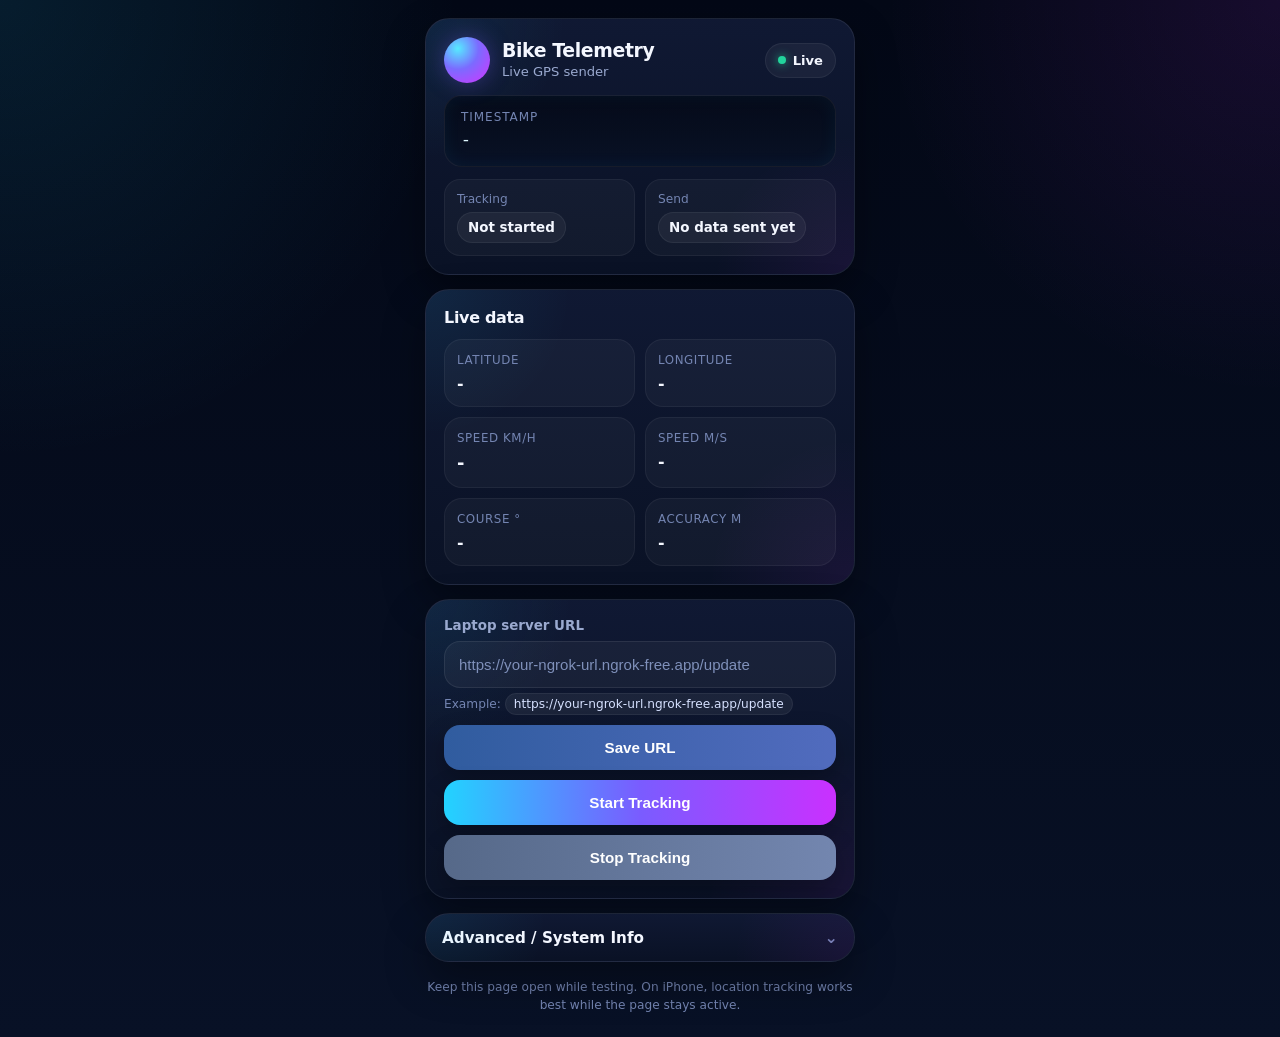
<file: Monash_Campus/html_new/index_new.html>
<!DOCTYPE html>
<html lang="en">
<head>
  <meta charset="utf-8" />
  <meta name="viewport" content="width=device-width,initial-scale=1,viewport-fit=cover" />
  <title>Bike Telemetry Sender</title>

  <style>
    :root {
      --bg: #050a17;
      --bg-2: #0b1430;
      --card: rgba(16, 25, 52, 0.94);
      --card-soft: rgba(20, 31, 64, 0.88);
      --border: rgba(255,255,255,0.08);
      --text: #f4f7ff;
      --muted: #9aa9cf;
      --soft: #7485b2;
      --accent1: #22d3ff;
      --accent2: #7a5cff;
      --accent3: #ca30ff;
      --success: #22d49c;
      --danger: #ff647e;
      --shadow: 0 18px 40px rgba(0,0,0,0.38);
      --radius-xl: 24px;
      --radius-lg: 18px;
      --radius-md: 14px;
    }

    * {
      box-sizing: border-box;
      -webkit-tap-highlight-color: transparent;
    }

    html, body {
      margin: 0;
      min-height: 100%;
      font-family: Inter, system-ui, -apple-system, BlinkMacSystemFont, "Segoe UI", sans-serif;
      color: var(--text);
      background:
        radial-gradient(circle at top left, rgba(34, 211, 255, 0.10), transparent 28%),
        radial-gradient(circle at top right, rgba(202, 48, 255, 0.10), transparent 24%),
        linear-gradient(180deg, #030816 0%, #081126 100%);
    }

    body {
      padding: 14px;
    }

    .app {
      max-width: 430px;
      margin: 0 auto;
      display: grid;
      gap: 12px;
    }

    .card {
      position: relative;
      background: linear-gradient(180deg, rgba(16, 25, 52, 0.98), rgba(10, 18, 38, 0.98));
      border: 1px solid var(--border);
      border-radius: var(--radius-xl);
      box-shadow: var(--shadow);
      overflow: hidden;
      backdrop-filter: blur(16px);
      -webkit-backdrop-filter: blur(16px);
    }

    .card::before {
      content: "";
      position: absolute;
      inset: 0;
      background:
        radial-gradient(circle at top left, rgba(34, 211, 255, 0.08), transparent 28%),
        radial-gradient(circle at bottom right, rgba(202, 48, 255, 0.08), transparent 28%);
      pointer-events: none;
    }

    .card-inner {
      position: relative;
      z-index: 1;
      padding: 16px;
    }

    .topbar {
      display: flex;
      align-items: center;
      justify-content: space-between;
      gap: 12px;
      margin-bottom: 8px;
    }

    .title-wrap {
      display: flex;
      align-items: center;
      gap: 12px;
      min-width: 0;
    }

    .orb {
      width: 46px;
      height: 46px;
      border-radius: 50%;
      background: radial-gradient(circle at 30% 25%, #56ebff 0%, #7b6bff 44%, #d533ff 100%);
      box-shadow: 0 0 22px rgba(122, 92, 255, 0.34);
      flex-shrink: 0;
    }

    .heading {
      min-width: 0;
    }

    .heading h1 {
      margin: 0;
      font-size: 1.18rem;
      line-height: 1.05;
      letter-spacing: -0.02em;
    }

    .heading p {
      margin: 4px 0 0;
      font-size: 0.82rem;
      color: var(--muted);
    }

    .live-pill {
      display: inline-flex;
      align-items: center;
      gap: 7px;
      padding: 9px 12px;
      border-radius: 999px;
      font-size: 0.82rem;
      font-weight: 700;
      background: rgba(255,255,255,0.05);
      border: 1px solid rgba(255,255,255,0.06);
      white-space: nowrap;
    }

    .live-dot {
      width: 8px;
      height: 8px;
      border-radius: 50%;
      background: var(--success);
      box-shadow: 0 0 10px rgba(34, 212, 156, 0.8);
    }

    .digital-time {
      margin-top: 12px;
      padding: 14px 16px;
      border-radius: 18px;
      background:
        linear-gradient(180deg, rgba(5, 10, 24, 0.92), rgba(9, 17, 37, 0.96));
      border: 1px solid rgba(255,255,255,0.07);
      box-shadow: inset 0 0 18px rgba(34, 211, 255, 0.06);
    }

    .digital-label {
      font-size: 0.75rem;
      color: var(--soft);
      margin-bottom: 6px;
      text-transform: uppercase;
      letter-spacing: 0.08em;
    }

    .digital-value {
      font-family: "SFMono-Regular", Consolas, "Liberation Mono", Menlo, monospace;
      font-size: 1.02rem;
      line-height: 1.35;
      color: #dff7ff;
      word-break: break-word;
      letter-spacing: 0.03em;
    }

    .status-row {
      display: grid;
      grid-template-columns: 1fr 1fr;
      gap: 10px;
      margin-top: 12px;
    }

    .status-box {
      padding: 12px;
      border-radius: 16px;
      background: rgba(255,255,255,0.035);
      border: 1px solid rgba(255,255,255,0.05);
      min-width: 0;
    }

    .status-box .label {
      font-size: 0.76rem;
      color: var(--soft);
      margin-bottom: 6px;
    }

    .status-chip {
      display: inline-flex;
      align-items: center;
      gap: 8px;
      min-height: 30px;
      padding: 7px 10px;
      border-radius: 999px;
      font-size: 0.84rem;
      font-weight: 700;
      border: 1px solid rgba(255,255,255,0.06);
      background: rgba(255,255,255,0.05);
      max-width: 100%;
    }

    .status-ok {
      color: #9ff7d6;
    }

    .status-ok::before {
      content: "";
      width: 8px;
      height: 8px;
      border-radius: 50%;
      background: var(--success);
      box-shadow: 0 0 10px rgba(34, 212, 156, 0.8);
      flex-shrink: 0;
    }

    .status-bad {
      color: #ffc2ca;
    }

    .status-bad::before {
      content: "";
      width: 8px;
      height: 8px;
      border-radius: 50%;
      background: var(--danger);
      box-shadow: 0 0 10px rgba(255, 100, 126, 0.7);
      flex-shrink: 0;
    }

    .section-title {
      margin: 0 0 12px;
      font-size: 1rem;
      letter-spacing: -0.02em;
    }

    .metrics-grid {
      display: grid;
      grid-template-columns: repeat(2, 1fr);
      gap: 10px;
    }

    .metric {
      background: rgba(255,255,255,0.035);
      border: 1px solid rgba(255,255,255,0.05);
      border-radius: 18px;
      padding: 13px 12px;
      min-width: 0;
    }

    .metric-label {
      font-size: 0.74rem;
      color: var(--soft);
      margin-bottom: 7px;
      text-transform: uppercase;
      letter-spacing: 0.05em;
    }

    .metric-value {
      font-size: 0.99rem;
      font-weight: 700;
      line-height: 1.2;
      word-break: break-word;
    }

    .metric-value.big {
      font-size: 1.12rem;
    }

    .connection-row {
      margin-bottom: 12px;
    }

    .field-label {
      display: block;
      margin-bottom: 8px;
      color: var(--muted);
      font-size: 0.84rem;
      font-weight: 600;
    }

    .input {
      width: 100%;
      padding: 14px 14px;
      border-radius: 16px;
      border: 1px solid rgba(255,255,255,0.08);
      background: rgba(255,255,255,0.045);
      color: var(--text);
      font-size: 0.94rem;
      outline: none;
      transition: 0.22s ease;
    }

    .input::placeholder {
      color: #7f90ba;
    }

    .input:focus {
      border-color: rgba(34, 211, 255, 0.55);
      box-shadow: 0 0 0 4px rgba(34, 211, 255, 0.10);
    }

    .helper {
      margin-top: 8px;
      color: var(--soft);
      font-size: 0.76rem;
      line-height: 1.45;
    }

    code {
      font-family: inherit;
      background: rgba(255,255,255,0.06);
      padding: 3px 8px;
      border-radius: 999px;
      border: 1px solid rgba(255,255,255,0.06);
      color: #d6e1ff;
    }

    .button-grid {
      display: grid;
      grid-template-columns: 1fr;
      gap: 10px;
    }

    .btn {
      border: none;
      cursor: pointer;
      border-radius: 16px;
      padding: 14px 16px;
      color: white;
      font-size: 0.95rem;
      font-weight: 700;
      transition: transform 0.16s ease, opacity 0.16s ease;
      box-shadow: 0 10px 24px rgba(0,0,0,0.24);
    }

    .btn:active {
      transform: scale(0.99);
    }

    .btn-primary {
      background: linear-gradient(90deg, var(--accent1), var(--accent2), var(--accent3));
    }

    .btn-secondary {
      background: linear-gradient(90deg, rgba(50, 96, 165, 0.95), rgba(85, 112, 198, 0.95));
    }

    .btn-stop {
      background: linear-gradient(90deg, #566989, #7386af);
    }

    details.advanced {
      overflow: hidden;
    }

    details.advanced summary {
      list-style: none;
      cursor: pointer;
      display: flex;
      align-items: center;
      justify-content: space-between;
      gap: 12px;
      padding: 14px 16px;
      font-weight: 700;
      font-size: 0.95rem;
    }

    details.advanced summary::-webkit-details-marker {
      display: none;
    }

    .summary-muted {
      font-size: 0.8rem;
      color: var(--muted);
      font-weight: 600;
    }

    .chev {
      font-size: 1rem;
      color: var(--soft);
      transition: transform 0.2s ease;
    }

    details[open] .chev {
      transform: rotate(180deg);
    }

    .advanced-content {
      padding: 0 16px 16px;
      display: grid;
      gap: 10px;
    }

    .advanced-item {
      display: flex;
      align-items: flex-start;
      justify-content: space-between;
      gap: 14px;
      padding: 12px 0;
      border-top: 1px solid rgba(255,255,255,0.06);
    }

    .advanced-item-label {
      color: var(--muted);
      font-size: 0.84rem;
    }

    .advanced-item-value {
      text-align: right;
      font-weight: 700;
      font-size: 0.9rem;
      word-break: break-word;
    }

    .foot {
      color: var(--soft);
      font-size: 0.76rem;
      line-height: 1.5;
      padding: 2px 2px 4px;
      text-align: center;
    }

    @media (min-width: 431px) {
      body {
        padding: 18px;
      }

      .app {
        gap: 14px;
      }

      .card-inner {
        padding: 18px;
      }
    }
  </style>
</head>
<body>
  <div class="app">

    <div class="card">
      <div class="card-inner">
        <div class="topbar">
          <div class="title-wrap">
            <div class="orb"></div>
            <div class="heading">
              <h1>Bike Telemetry</h1>
              <p>Live GPS sender</p>
            </div>
          </div>

          <div class="live-pill">
            <span class="live-dot"></span>
            Live
          </div>
        </div>

        <div class="digital-time">
          <div class="digital-label">Timestamp</div>
          <div class="digital-value" id="timestamp">-</div>
        </div>

        <div class="status-row">
          <div class="status-box">
            <div class="label">Tracking</div>
            <div id="trackingStatus" class="status-chip">Not started</div>
          </div>
          <div class="status-box">
            <div class="label">Send</div>
            <div id="sendStatus" class="status-chip">No data sent yet</div>
          </div>
        </div>
      </div>
    </div>

    <div class="card">
      <div class="card-inner">
        <h2 class="section-title">Live data</h2>

        <div class="metrics-grid">
          <div class="metric">
            <div class="metric-label">Latitude</div>
            <div class="metric-value" id="lat">-</div>
          </div>

          <div class="metric">
            <div class="metric-label">Longitude</div>
            <div class="metric-value" id="lon">-</div>
          </div>

          <div class="metric">
            <div class="metric-label">Speed km/h</div>
            <div class="metric-value big" id="speedKmh">-</div>
          </div>

          <div class="metric">
            <div class="metric-label">Speed m/s</div>
            <div class="metric-value" id="speed">-</div>
          </div>

          <div class="metric">
            <div class="metric-label">Course °</div>
            <div class="metric-value" id="course">-</div>
          </div>

          <div class="metric">
            <div class="metric-label">Accuracy m</div>
            <div class="metric-value" id="accuracy">-</div>
          </div>
        </div>
      </div>
    </div>

    <div class="card">
      <div class="card-inner">
        <div class="connection-row">
          <label class="field-label" for="serverUrl">Laptop server URL</label>
          <input
            id="serverUrl"
            class="input"
            type="text"
            placeholder="https://your-ngrok-url.ngrok-free.app/update"
          />
          <div class="helper">
            Example: <code>https://your-ngrok-url.ngrok-free.app/update</code>
          </div>
        </div>

        <div class="button-grid">
          <button id="saveBtn" class="btn btn-secondary">Save URL</button>
          <button id="startBtn" class="btn btn-primary">Start Tracking</button>
          <button id="stopBtn" class="btn btn-stop">Stop Tracking</button>
        </div>
      </div>
    </div>

    <div class="card">
      <details class="advanced">
        <summary>
          <span>Advanced / System Info</span>
          <span class="chev">⌄</span>
        </summary>

        <div class="advanced-content">
          <div class="advanced-item">
            <div class="advanced-item-label">System state</div>
            <div class="advanced-item-value" id="stateLabel">Idle</div>
          </div>

          <div class="advanced-item">
            <div class="advanced-item-label">Packets sent</div>
            <div class="advanced-item-value" id="packetCount">0</div>
          </div>

          <div class="advanced-item">
            <div class="advanced-item-label">Last speed card</div>
            <div class="advanced-item-value"><span id="lastSpeedCard">0.00</span> km/h</div>
          </div>
        </div>
      </details>
    </div>

    <div class="foot">
      Keep this page open while testing. On iPhone, location tracking works best while the page stays active.
    </div>
  </div>

  <script>
    let watchId = null;
    let packetCount = 0;

    const el = (id) => document.getElementById(id);

    const trackingStatus = el("trackingStatus");
    const sendStatus = el("sendStatus");
    const latEl = el("lat");
    const lonEl = el("lon");
    const speedEl = el("speed");
    const speedKmhEl = el("speedKmh");
    const courseEl = el("course");
    const accuracyEl = el("accuracy");
    const timestampEl = el("timestamp");
    const serverUrlInput = el("serverUrl");
    const packetCountEl = el("packetCount");
    const lastSpeedCardEl = el("lastSpeedCard");
    const stateLabelEl = el("stateLabel");

    const storedUrl = localStorage.getItem("telemetry_server_url");
    if (storedUrl) {
      serverUrlInput.value = storedUrl;
    }

    el("saveBtn").addEventListener("click", () => {
      localStorage.setItem("telemetry_server_url", serverUrlInput.value.trim());
      setSendStatus("Server URL saved", true);
    });

    el("startBtn").addEventListener("click", startTracking);
    el("stopBtn").addEventListener("click", stopTracking);

    function setTrackingStatus(text, ok = true) {
      trackingStatus.textContent = text;
      trackingStatus.className = ok ? "status-chip status-ok" : "status-chip status-bad";
      stateLabelEl.textContent = ok ? "Active" : "Attention";
    }

    function setSendStatus(text, ok = true) {
      sendStatus.textContent = text;
      sendStatus.className = ok ? "status-chip status-ok" : "status-chip status-bad";
    }

    function formatDigitalTimestamp(isoString) {
      const d = new Date(isoString);
      if (isNaN(d)) return isoString;

      const yyyy = d.getFullYear();
      const mm = String(d.getMonth() + 1).padStart(2, "0");
      const dd = String(d.getDate()).padStart(2, "0");
      const hh = String(d.getHours()).padStart(2, "0");
      const min = String(d.getMinutes()).padStart(2, "0");
      const ss = String(d.getSeconds()).padStart(2, "0");

      return `${yyyy}-${mm}-${dd} ${hh}:${min}:${ss}`;
    }

    function stopTracking() {
      if (watchId !== null) {
        navigator.geolocation.clearWatch(watchId);
        watchId = null;
        setTrackingStatus("Stopped", true);
        stateLabelEl.textContent = "Paused";
      }
    }

    function startTracking() {
      const url = serverUrlInput.value.trim();

      if (!url) {
        setSendStatus("Enter your laptop server URL first", false);
        return;
      }

      if (!navigator.geolocation) {
        setTrackingStatus("Geolocation not supported", false);
        return;
      }

      setTrackingStatus("Starting...", true);
      stateLabelEl.textContent = "Connecting";

      if (watchId !== null) {
        navigator.geolocation.clearWatch(watchId);
      }

      watchId = navigator.geolocation.watchPosition(
        async (position) => {
          const coords = position.coords;

          const lat = coords.latitude;
          const lon = coords.longitude;
          const speedMps = (coords.speed != null && coords.speed >= 0) ? coords.speed : 0;
          const speedKmh = speedMps * 3.6;
          const courseDeg = (coords.heading != null && coords.heading >= 0) ? coords.heading : 0;
          const accuracy = coords.accuracy ?? null;
          const timestampISO = new Date(position.timestamp).toISOString();

          latEl.textContent = lat.toFixed(6);
          lonEl.textContent = lon.toFixed(6);
          speedEl.textContent = speedMps.toFixed(2);
          speedKmhEl.textContent = speedKmh.toFixed(2);
          courseEl.textContent = courseDeg.toFixed(1);
          accuracyEl.textContent = accuracy !== null ? accuracy.toFixed(1) : "-";
          timestampEl.textContent = formatDigitalTimestamp(timestampISO);
          lastSpeedCardEl.textContent = speedKmh.toFixed(2);

          const payload = {
            lat: lat,
            lon: lon,
            speed_mps: speedMps,
            speed_kmh: speedKmh,
            course_deg: courseDeg,
            accuracy_m: accuracy,
            timestamp: timestampISO
          };

          try {
            const response = await fetch(url, {
              method: "POST",
              headers: {
                "Content-Type": "application/json"
              },
              body: JSON.stringify(payload)
            });

            if (!response.ok) {
              setSendStatus(`HTTP ${response.status}`, false);
              stateLabelEl.textContent = "Send failed";
              return;
            }

            packetCount++;
            packetCountEl.textContent = packetCount;
            setTrackingStatus("Tracking", true);
            setSendStatus(`Sent ${new Date().toLocaleTimeString()}`, true);
            stateLabelEl.textContent = "Streaming";
          } catch (err) {
            setSendStatus(`Error: ${err.message}`, false);
            stateLabelEl.textContent = "Network error";
          }
        },
        (error) => {
          let msg = "Location error";
          if (error.code === 1) msg = "Permission denied";
          if (error.code === 2) msg = "Position unavailable";
          if (error.code === 3) msg = "Location timeout";
          setTrackingStatus(msg, false);
        },
        {
          enableHighAccuracy: true,
          maximumAge: 0,
          timeout: 10000
        }
      );
    }
  </script>
</body>
</html>
</file>
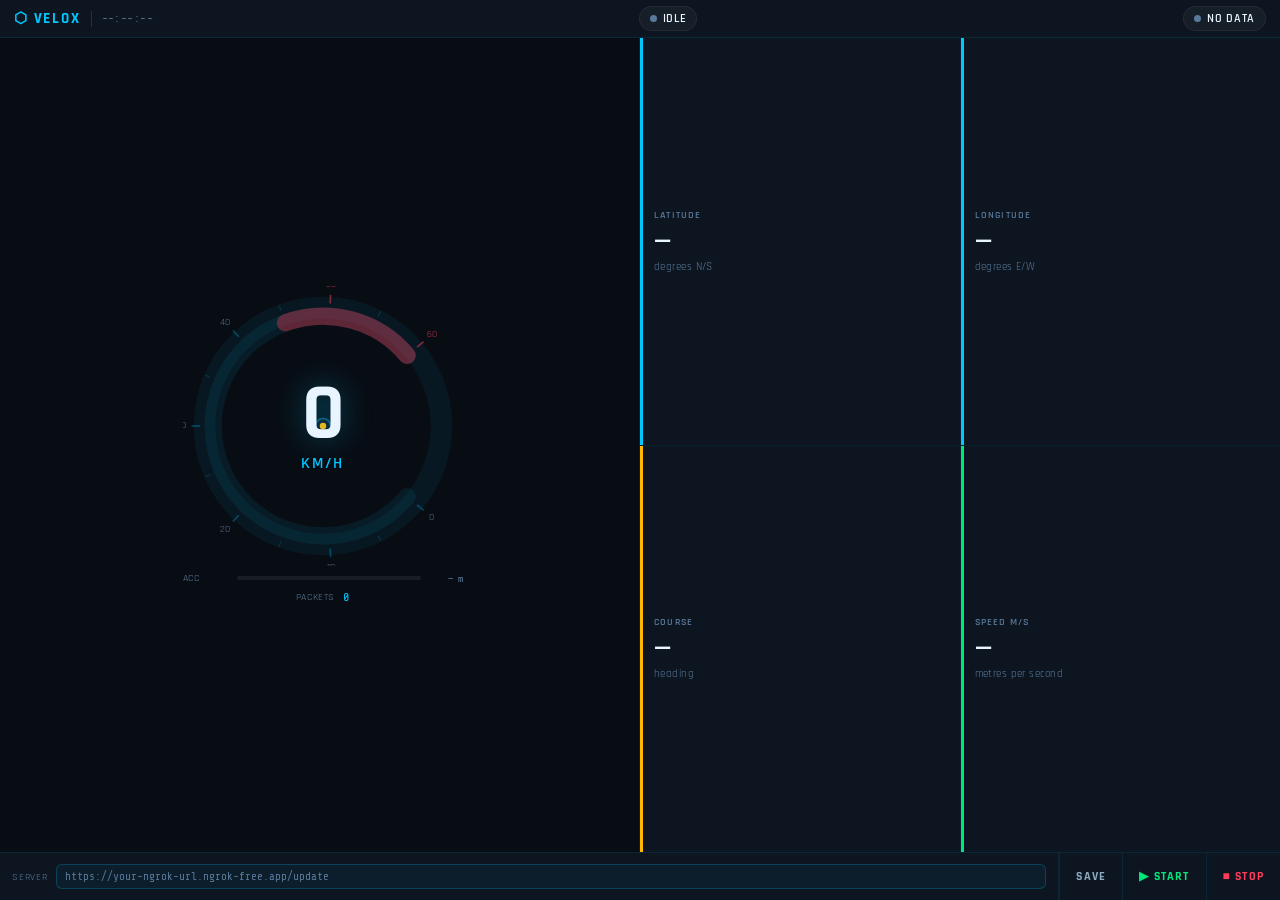
<file: Monash_Campus/templates/index_new.html>
<!DOCTYPE html>
<html lang="en">
<head>
  <meta charset="utf-8" />
  <meta name="viewport" content="width=device-width,initial-scale=1,viewport-fit=cover" />
  <title>Bike Telemetry</title>
  <link href="https://fonts.googleapis.com/css2?family=Rajdhani:wght@400;600;700&family=Share+Tech+Mono&display=swap" rel="stylesheet" />
  <style>
    :root {
      --bg: #080d14;
      --surface: #0d1520;
      --surface2: #111c2e;
      --border: rgba(0,200,255,0.10);
      --border2: rgba(0,200,255,0.22);
      --cyan: #00c8ff;
      --cyan-dim: rgba(0,200,255,0.15);
      --cyan-glow: rgba(0,200,255,0.35);
      --amber: #ffb800;
      --amber-dim: rgba(255,184,0,0.12);
      --green: #00e87a;
      --green-dim: rgba(0,232,122,0.12);
      --red: #ff3d5a;
      --text: #e8f4ff;
      --muted: #5a7a9a;
      --soft: #8aaac0;
      --mono: 'Share Tech Mono', monospace;
      --head: 'Rajdhani', sans-serif;
    }

    *, *::before, *::after { box-sizing: border-box; margin: 0; padding: 0; }

    html, body {
      width: 100%; height: 100%;
      background: var(--bg);
      color: var(--text);
      font-family: var(--head);
      overflow: hidden;
    }

    body {
      display: flex;
      flex-direction: column;
    }

    /* ── TOP STATUS BAR ── */
    .topbar {
      display: flex;
      align-items: center;
      justify-content: space-between;
      padding: 6px 14px;
      background: var(--surface);
      border-bottom: 1px solid var(--border);
      flex-shrink: 0;
      gap: 10px;
    }

    .topbar-left {
      display: flex;
      align-items: center;
      gap: 10px;
    }

    .logo {
      font-size: 15px;
      font-weight: 700;
      letter-spacing: 0.12em;
      color: var(--cyan);
      text-transform: uppercase;
    }

    .divider-v {
      width: 1px;
      height: 16px;
      background: var(--border2);
    }

    .ts {
      font-family: var(--mono);
      font-size: 11px;
      color: var(--muted);
      letter-spacing: 0.04em;
    }

    .status-pill {
      display: flex;
      align-items: center;
      gap: 6px;
      padding: 4px 10px;
      border-radius: 999px;
      font-size: 12px;
      font-weight: 600;
      letter-spacing: 0.06em;
      text-transform: uppercase;
      border: 1px solid rgba(255,255,255,0.06);
      background: rgba(255,255,255,0.04);
    }

    .dot {
      width: 7px; height: 7px;
      border-radius: 50%;
      background: var(--muted);
    }

    .dot.active {
      background: var(--green);
      box-shadow: 0 0 8px var(--green);
      animation: pulse 1.6s ease-in-out infinite;
    }

    .dot.error { background: var(--red); }

    @keyframes pulse {
      0%, 100% { opacity: 1; }
      50% { opacity: 0.4; }
    }

    /* ── MAIN LAYOUT ── */
    .main {
      flex: 1;
      display: grid;
      grid-template-columns: 1fr 1fr;
      gap: 0;
      min-height: 0;
    }

    /* ── LEFT: SPEEDOMETER ── */
    .speedo-panel {
      position: relative;
      display: flex;
      flex-direction: column;
      align-items: center;
      justify-content: center;
      padding: 10px 8px 10px 14px;
      border-right: 1px solid var(--border);
      gap: 6px;
    }

    .speedo-wrap {
      position: relative;
      width: 100%;
      max-width: 280px;
      aspect-ratio: 1;
    }

    .speedo-svg {
      width: 100%;
      height: 100%;
    }

    .speedo-center {
      position: absolute;
      inset: 0;
      display: flex;
      flex-direction: column;
      align-items: center;
      justify-content: center;
      pointer-events: none;
    }

    .speed-num {
      font-family: var(--head);
      font-size: clamp(42px, 11vw, 80px);
      font-weight: 700;
      line-height: 0.9;
      color: var(--text);
      letter-spacing: -0.02em;
      text-shadow: 0 0 30px var(--cyan-glow);
    }

    .speed-unit {
      font-size: clamp(11px, 2.5vw, 16px);
      color: var(--cyan);
      font-weight: 600;
      letter-spacing: 0.14em;
      text-transform: uppercase;
      margin-top: 2px;
    }

    .speed-max-label {
      font-size: 10px;
      color: var(--muted);
      letter-spacing: 0.1em;
      text-transform: uppercase;
    }

    /* ── RIGHT: STATS ── */
    .stats-panel {
      display: grid;
      grid-template-rows: 1fr 1fr;
      grid-template-columns: 1fr 1fr;
      gap: 1px;
      background: var(--border);
      padding: 0;
    }

    .stat-cell {
      background: var(--surface);
      display: flex;
      flex-direction: column;
      justify-content: center;
      padding: 12px 14px;
      position: relative;
      overflow: hidden;
      transition: background 0.2s;
    }

    .stat-cell::after {
      content: '';
      position: absolute;
      left: 0; top: 0; bottom: 0;
      width: 3px;
      background: transparent;
      transition: background 0.3s;
    }

    .stat-cell.accent-cyan::after { background: var(--cyan); }
    .stat-cell.accent-amber::after { background: var(--amber); }
    .stat-cell.accent-green::after { background: var(--green); }
    .stat-cell.accent-muted::after { background: var(--muted); }

    .stat-label {
      font-size: 10px;
      font-weight: 600;
      letter-spacing: 0.12em;
      text-transform: uppercase;
      color: var(--muted);
      margin-bottom: 4px;
    }

    .stat-value {
      font-family: var(--mono);
      font-size: clamp(18px, 4vw, 32px);
      font-weight: 400;
      color: var(--text);
      letter-spacing: 0.02em;
      line-height: 1;
    }

    .stat-sub {
      font-size: 11px;
      color: var(--muted);
      margin-top: 3px;
      font-weight: 400;
      letter-spacing: 0.04em;
    }

    /* ── BOTTOM BAR ── */
    .bottom-bar {
      display: flex;
      align-items: stretch;
      gap: 0;
      background: var(--surface);
      border-top: 1px solid var(--border);
      flex-shrink: 0;
      height: 48px;
    }

    .url-section {
      flex: 1;
      display: flex;
      align-items: center;
      gap: 8px;
      padding: 0 12px;
      border-right: 1px solid var(--border);
      min-width: 0;
    }

    .url-label {
      font-size: 10px;
      color: var(--muted);
      letter-spacing: 0.08em;
      text-transform: uppercase;
      white-space: nowrap;
      flex-shrink: 0;
    }

    .url-input {
      flex: 1;
      background: rgba(0,200,255,0.05);
      border: 1px solid var(--border2);
      border-radius: 6px;
      color: var(--text);
      font-family: var(--mono);
      font-size: 11px;
      padding: 5px 8px;
      outline: none;
      min-width: 0;
      transition: border-color 0.2s, box-shadow 0.2s;
    }

    .url-input:focus {
      border-color: var(--cyan);
      box-shadow: 0 0 0 2px rgba(0,200,255,0.15);
    }

    .url-input::placeholder { color: var(--muted); }

    .btn-group {
      display: flex;
      align-items: stretch;
    }

    .btn {
      border: none;
      cursor: pointer;
      font-family: var(--head);
      font-weight: 700;
      font-size: 12px;
      letter-spacing: 0.1em;
      text-transform: uppercase;
      padding: 0 16px;
      border-left: 1px solid var(--border);
      background: transparent;
      color: var(--soft);
      transition: background 0.15s, color 0.15s;
    }

    .btn:active { opacity: 0.7; }

    .btn-save:hover { background: var(--cyan-dim); color: var(--cyan); }

    .btn-start {
      color: var(--green);
      border-left: 1px solid var(--border);
    }
    .btn-start:hover { background: var(--green-dim); }

    .btn-stop {
      color: var(--red);
      border-left: 1px solid var(--border);
    }
    .btn-stop:hover { background: rgba(255,61,90,0.1); }

    /* ── ACCURACY BAR ── */
    .acc-bar-wrap {
      display: flex;
      align-items: center;
      gap: 6px;
      width: 100%;
      max-width: 280px;
    }

    .acc-bar-label {
      font-size: 10px;
      color: var(--muted);
      letter-spacing: 0.08em;
      text-transform: uppercase;
      flex-shrink: 0;
      width: 48px;
    }

    .acc-bar-track {
      flex: 1;
      height: 4px;
      background: rgba(255,255,255,0.07);
      border-radius: 2px;
      overflow: hidden;
    }

    .acc-bar-fill {
      height: 100%;
      width: 0%;
      border-radius: 2px;
      background: var(--green);
      transition: width 0.5s ease, background 0.3s;
    }

    .acc-val {
      font-family: var(--mono);
      font-size: 10px;
      color: var(--muted);
      width: 36px;
      text-align: right;
    }

    /* ── PACKET COUNT ── */
    .pkt-label {
      font-size: 10px;
      color: var(--muted);
      letter-spacing: 0.06em;
      text-transform: uppercase;
    }

    .pkt-val {
      font-family: var(--mono);
      font-size: 12px;
      color: var(--cyan);
    }

    /* Tick marks on speedo */
    .tick-label {
      font-family: var(--head);
      font-size: 9px;
      fill: var(--muted);
    }

    /* portrait fallback */
    @media (orientation: portrait) {
      .main {
        grid-template-columns: 1fr;
        grid-template-rows: 1fr 1fr;
      }
      .speedo-panel {
        border-right: none;
        border-bottom: 1px solid var(--border);
        padding: 8px;
      }
      .speedo-wrap { max-width: 220px; }
      .stats-panel { grid-template-rows: 1fr 1fr; }
    }
  </style>
</head>
<body>

  <!-- TOP BAR -->
  <div class="topbar">
    <div class="topbar-left">
      <span class="logo">⬡ Velox</span>
      <div class="divider-v"></div>
      <span class="ts" id="timestamp">--:--:--</span>
    </div>
    <div class="status-pill">
      <div class="dot" id="trackDot"></div>
      <span id="trackLabel">Idle</span>
    </div>
    <div class="status-pill">
      <div class="dot" id="sendDot"></div>
      <span id="sendLabel">No data</span>
    </div>
  </div>

  <!-- MAIN -->
  <div class="main">

    <!-- LEFT: SPEEDOMETER -->
    <div class="speedo-panel">
      <div class="speedo-wrap">
        <svg class="speedo-svg" viewBox="0 0 260 260" xmlns="http://www.w3.org/2000/svg" id="speedoSvg">
          <defs>
            <filter id="glow">
              <feGaussianBlur stdDeviation="3" result="blur"/>
              <feMerge><feMergeNode in="blur"/><feMergeNode in="SourceGraphic"/></feMerge>
            </filter>
          </defs>

          <!-- Background ring -->
          <circle cx="130" cy="130" r="110" fill="none" stroke="rgba(0,200,255,0.06)" stroke-width="20"/>

          <!-- Track arc (220 degrees, from -110deg to +110deg, bottom gap) -->
          <path id="arcTrack" d="" fill="none" stroke="rgba(0,200,255,0.08)" stroke-width="16" stroke-linecap="round"/>

          <!-- Filled arc -->
          <path id="arcFill" d="" fill="none" stroke="#00c8ff" stroke-width="16" stroke-linecap="round" filter="url(#glow)" opacity="0.9"/>

          <!-- Danger zone arc (last 25% = 45-60 kph) -->
          <path id="arcDanger" d="" fill="none" stroke="rgba(255,61,90,0.35)" stroke-width="16" stroke-linecap="round"/>

          <!-- Tick marks + labels rendered by JS -->
          <g id="ticks"></g>

          <!-- Needle -->
          <line id="needle" x1="130" y1="130" x2="130" y2="38" stroke="rgba(255,184,0,0.9)" stroke-width="2" stroke-linecap="round" filter="url(#glow)" transform="rotate(0 130 130)"/>
          <circle cx="130" cy="130" r="7" fill="#0d1520" stroke="rgba(0,200,255,0.4)" stroke-width="1.5"/>
          <circle cx="130" cy="130" r="3" fill="var(--amber)"/>
        </svg>

        <div class="speedo-center">
          <div class="speed-num" id="speedNum">0</div>
          <div class="speed-unit">km/h</div>
        </div>
      </div>

      <!-- Accuracy bar -->
      <div class="acc-bar-wrap">
        <span class="acc-bar-label">Acc</span>
        <div class="acc-bar-track">
          <div class="acc-bar-fill" id="accFill"></div>
        </div>
        <span class="acc-val" id="accVal">— m</span>
      </div>

      <!-- Packet count -->
      <div style="display:flex;gap:8px;align-items:center;">
        <span class="pkt-label">Packets</span>
        <span class="pkt-val" id="pktVal">0</span>
      </div>
    </div>

    <!-- RIGHT: STATS GRID -->
    <div class="stats-panel">

      <div class="stat-cell accent-cyan">
        <div class="stat-label">Latitude</div>
        <div class="stat-value" id="statLat">—</div>
        <div class="stat-sub">degrees N/S</div>
      </div>

      <div class="stat-cell accent-cyan">
        <div class="stat-label">Longitude</div>
        <div class="stat-value" id="statLon">—</div>
        <div class="stat-sub">degrees E/W</div>
      </div>

      <div class="stat-cell accent-amber">
        <div class="stat-label">Course</div>
        <div class="stat-value" id="statCourse">—</div>
        <div class="stat-sub" id="statCourseDir">heading</div>
      </div>

      <div class="stat-cell accent-green">
        <div class="stat-label">Speed m/s</div>
        <div class="stat-value" id="statMps">—</div>
        <div class="stat-sub">metres per second</div>
      </div>

    </div>
  </div>

  <!-- BOTTOM BAR -->
  <div class="bottom-bar">
    <div class="url-section">
      <span class="url-label">Server</span>
      <input id="serverUrl" class="url-input" type="text" placeholder="https://your-ngrok-url.ngrok-free.app/update" />
    </div>
    <div class="btn-group">
      <button class="btn btn-save" id="saveBtn">Save</button>
      <button class="btn btn-start" id="startBtn">▶ Start</button>
      <button class="btn btn-stop" id="stopBtn">■ Stop</button>
    </div>
  </div>

<script>
const MAX_KPH = 60;
const ARC_START_DEG = 130;
const ARC_SWEEP = 280;
const CX = 130, CY = 130, R = 102;

function degToRad(d) { return d * Math.PI / 180; }

function polarPoint(cx, cy, r, angleDeg) {
  const a = degToRad(angleDeg - 90);
  return [cx + r * Math.cos(a), cy + r * Math.sin(a)];
}

function describeArc(cx, cy, r, startDeg, endDeg) {
  if (Math.abs(endDeg - startDeg) >= 360) endDeg = startDeg + 359.99;
  const [sx, sy] = polarPoint(cx, cy, r, startDeg);
  const [ex, ey] = polarPoint(cx, cy, r, endDeg);
  const sweep = endDeg - startDeg;
  const large = sweep > 180 ? 1 : 0;
  return `M ${sx} ${sy} A ${r} ${r} 0 ${large} 1 ${ex} ${ey}`;
}

const arcTrack = document.getElementById('arcTrack');
const arcFill = document.getElementById('arcFill');
const arcDanger = document.getElementById('arcDanger');
const needle = document.getElementById('needle');
const ticksG = document.getElementById('ticks');

const ARC_END_DEG = ARC_START_DEG + ARC_SWEEP;
arcTrack.setAttribute('d', describeArc(CX, CY, R, ARC_START_DEG, ARC_END_DEG));

const dangerStart = ARC_START_DEG + ARC_SWEEP * 0.75;
arcDanger.setAttribute('d', describeArc(CX, CY, R, dangerStart, ARC_END_DEG));

function buildTicks() {
  ticksG.innerHTML = '';
  const tickKphs = [0, 10, 20, 30, 40, 50, 60];
  tickKphs.forEach(kph => {
    const frac = kph / MAX_KPH;
    const angleDeg = ARC_START_DEG + ARC_SWEEP * frac;
    const [ox, oy] = polarPoint(CX, CY, R + 12, angleDeg);
    const [ix, iy] = polarPoint(CX, CY, R + 20, angleDeg);
    const line = document.createElementNS('http://www.w3.org/2000/svg','line');
    line.setAttribute('x1', ox); line.setAttribute('y1', oy);
    line.setAttribute('x2', ix); line.setAttribute('y2', iy);
    line.setAttribute('stroke', kph >= 45 ? 'rgba(255,61,90,0.5)' : 'rgba(0,200,255,0.3)');
    line.setAttribute('stroke-width', '1.5');
    ticksG.appendChild(line);

    const [lx, ly] = polarPoint(CX, CY, R + 30, angleDeg);
    const text = document.createElementNS('http://www.w3.org/2000/svg','text');
    text.setAttribute('x', lx); text.setAttribute('y', ly);
    text.setAttribute('text-anchor','middle');
    text.setAttribute('dominant-baseline','middle');
    text.setAttribute('font-family','Rajdhani,sans-serif');
    text.setAttribute('font-size','9');
    text.setAttribute('fill', kph >= 45 ? 'rgba(255,61,90,0.7)' : 'rgba(90,122,154,0.9)');
    text.textContent = kph;
    ticksG.appendChild(text);
  });

  for (let kph = 5; kph < MAX_KPH; kph += 10) {
    const frac = kph / MAX_KPH;
    const angleDeg = ARC_START_DEG + ARC_SWEEP * frac;
    const [ox2, oy2] = polarPoint(CX, CY, R + 12, angleDeg);
    const [ix2, iy2] = polarPoint(CX, CY, R + 17, angleDeg);
    const line2 = document.createElementNS('http://www.w3.org/2000/svg','line');
    line2.setAttribute('x1', ox2); line2.setAttribute('y1', oy2);
    line2.setAttribute('x2', ix2); line2.setAttribute('y2', iy2);
    line2.setAttribute('stroke', 'rgba(0,200,255,0.18)');
    line2.setAttribute('stroke-width', '1');
    ticksG.appendChild(line2);
  }
}
buildTicks();

let currentKph = 0;
let targetKph = 0;
let animFrame;

function setSpeedoTarget(kph) {
  targetKph = Math.min(Math.max(kph, 0), MAX_KPH);
}

function animateSpeedo() {
  currentKph += (targetKph - currentKph) * 0.18;
  if (Math.abs(currentKph - targetKph) < 0.05) currentKph = targetKph;

  const frac = currentKph / MAX_KPH;
  const fillEndDeg = ARC_START_DEG + ARC_SWEEP * frac;

  if (frac > 0.001) {
    arcFill.setAttribute('d', describeArc(CX, CY, R, ARC_START_DEG, fillEndDeg));
    const isHot = currentKph >= 45;
    arcFill.setAttribute('stroke', isHot ? '#ff3d5a' : '#00c8ff');
  } else {
    arcFill.setAttribute('d', '');
  }

  const needleAngle = -140 + ARC_SWEEP * frac;
  needle.setAttribute('transform', `rotate(${needleAngle} ${CX} ${CY})`);

  document.getElementById('speedNum').textContent = Math.round(currentKph);

  animFrame = requestAnimationFrame(animateSpeedo);
}
animateSpeedo();

function compassDir(deg) {
  const dirs = ['N','NE','E','SE','S','SW','W','NW'];
  return dirs[Math.round(deg / 45) % 8];
}

function updateAccBar(accuracy) {
  const fill = document.getElementById('accFill');
  const val = document.getElementById('accVal');
  if (accuracy === null) { fill.style.width = '0%'; val.textContent = '— m'; return; }
  const pct = Math.max(0, Math.min(100, 100 - (accuracy / 100) * 100));
  fill.style.width = pct + '%';
  fill.style.background = accuracy <= 10 ? '#00e87a' : accuracy <= 30 ? '#ffb800' : accuracy <= 64 ? '#00c8ff' : '#ff3d5a';
  val.textContent = accuracy.toFixed(0) + 'm';
}

function setTrackStatus(text, state) {
  const dot = document.getElementById('trackDot');
  const label = document.getElementById('trackLabel');
  label.textContent = text;
  dot.className = 'dot' + (state === 'ok' ? ' active' : state === 'err' ? ' error' : '');
}

function setSendStatus(text, ok) {
  const dot = document.getElementById('sendDot');
  const label = document.getElementById('sendLabel');
  label.textContent = text;
  dot.className = 'dot' + (ok ? ' active' : ok === false ? ' error' : '');
}

let watchId = null;
let packetCount = 0;

const stored = localStorage.getItem('velox_server_url');
if (stored) document.getElementById('serverUrl').value = stored;

document.getElementById('saveBtn').addEventListener('click', () => {
  localStorage.setItem('velox_server_url', document.getElementById('serverUrl').value.trim());
  setSendStatus('URL saved', null);
});

document.getElementById('startBtn').addEventListener('click', startTracking);
document.getElementById('stopBtn').addEventListener('click', stopTracking);

function stopTracking() {
  if (watchId !== null) {
    navigator.geolocation.clearWatch(watchId);
    watchId = null;
  }
  setSpeedoTarget(0);
  setTrackStatus('Stopped', null);
}

function startTracking() {
  const url = document.getElementById('serverUrl').value.trim();
  if (!url) { setSendStatus('Enter server URL', false); return; }
  if (!navigator.geolocation) { setTrackStatus('No geolocation', 'err'); return; }

  setTrackStatus('Acquiring…', null);
  if (watchId !== null) navigator.geolocation.clearWatch(watchId);

  watchId = navigator.geolocation.watchPosition(async pos => {
    const c = pos.coords;
    const lat = c.latitude;
    const lon = c.longitude;
    const mps = (c.speed != null && c.speed >= 0) ? c.speed : 0;
    const kmh = mps * 3.6;
    const course = (c.heading != null && c.heading >= 0) ? c.heading : 0;
    const acc = c.accuracy ?? null;
    const ts = new Date(pos.timestamp).toISOString();

    setSpeedoTarget(kmh);
    document.getElementById('statLat').textContent = lat.toFixed(5);
    document.getElementById('statLon').textContent = lon.toFixed(5);
    document.getElementById('statCourse').textContent = course.toFixed(1) + '°';
    document.getElementById('statCourseDir').textContent = compassDir(course);
    document.getElementById('statMps').textContent = mps.toFixed(2);
    document.getElementById('timestamp').textContent = new Date().toLocaleTimeString();
    updateAccBar(acc);
    setTrackStatus('Tracking', 'ok');

    const payload = { lat, lon, speed_mps: mps, speed_kmh: kmh, course_deg: course, accuracy_m: acc, timestamp: ts };

    try {
      const r = await fetch(url, { method:'POST', headers:{'Content-Type':'application/json'}, body: JSON.stringify(payload) });
      if (!r.ok) { setSendStatus('HTTP ' + r.status, false); return; }
      packetCount++;
      document.getElementById('pktVal').textContent = packetCount;
      setSendStatus('Sent ' + new Date().toLocaleTimeString(), true);
    } catch(e) {
      setSendStatus('Net error', false);
    }
  }, err => {
    const msgs = {1:'Permission denied', 2:'Position unavailable', 3:'Timeout'};
    setTrackStatus(msgs[err.code] || 'Error', 'err');
  }, { enableHighAccuracy: true, maximumAge: 0, timeout: 10000 });
}
</script>
</body>
</html>
</file>
